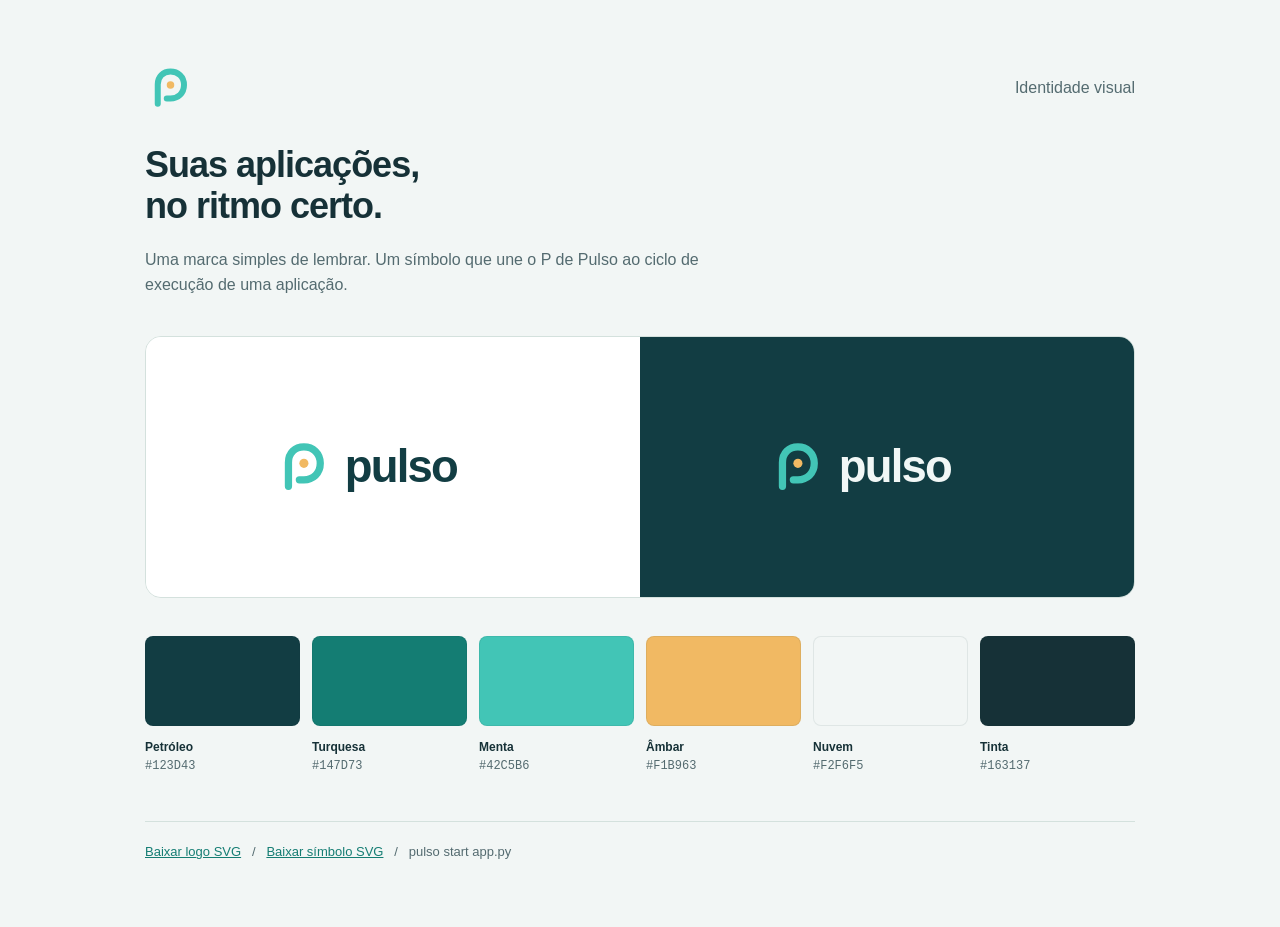
<file: assets/brand/preview.html>
<!doctype html><html lang="pt-BR"><head><meta charset="utf-8"><meta name="viewport" content="width=device-width,initial-scale=1"><title>Pulso · Identidade</title><style>*{box-sizing:border-box}body{margin:0;background:#F2F6F5;color:#163137;font:16px/1.6 "Segoe UI",sans-serif}main{max-width:1050px;margin:auto;padding:64px 30px}header{display:flex;justify-content:space-between;align-items:center;margin-bottom:32px}h1{font-size:16px;font-weight:500;color:#546B70}h2{font-size:36px;font-weight:600;letter-spacing:-1px;line-height:1.15;margin:20px 0}p{max-width:570px;color:#546B70}.logos{display:grid;grid-template-columns:1fr 1fr;border:1px solid #D4E1DD;border-radius:16px;overflow:hidden;margin:38px 0}.panel{background:white;min-height:260px;display:grid;place-items:center}.panel.dark{background:#123D43}.panel img{width:240px;max-width:80%}.swatches{display:grid;grid-template-columns:repeat(6,1fr);gap:12px}.swatch i{display:block;height:90px;border-radius:8px;margin-bottom:12px;border:1px solid #16313715}.swatch strong,.swatch code{display:block;font-size:12px}.swatch code{color:#546B70}footer{margin-top:45px;border-top:1px solid #D4E1DD;padding-top:20px;font-size:13px;color:#546B70}a{color:#147D73}a:focus-visible{outline:3px solid #147D73;outline-offset:4px}@media(max-width:600px){main{padding:30px 20px}.logos{grid-template-columns:1fr}.panel{min-height:200px}.swatches{grid-template-columns:repeat(3,1fr)}h2{font-size:30px}}</style></head><body><main><header><img src="pulso-mark.svg" width="48" height="48" alt="Pulso"><h1>Identidade visual</h1></header><h2>Suas aplicações,<br>no ritmo certo.</h2><p>Uma marca simples de lembrar. Um símbolo que une o P de Pulso ao ciclo de execução de uma aplicação.</p><div class="logos"><div class="panel"><img src="pulso-logo.svg" alt="Logo Pulso"></div><div class="panel dark"><img src="pulso-logo-on-dark.svg" alt="Logo Pulso sobre petróleo"></div></div><div class="swatches"><div class="swatch"><i style="background:#123D43"></i><strong>Petróleo</strong><code>#123D43</code></div><div class="swatch"><i style="background:#147D73"></i><strong>Turquesa</strong><code>#147D73</code></div><div class="swatch"><i style="background:#42C5B6"></i><strong>Menta</strong><code>#42C5B6</code></div><div class="swatch"><i style="background:#F1B963"></i><strong>Âmbar</strong><code>#F1B963</code></div><div class="swatch"><i style="background:#F2F6F5"></i><strong>Nuvem</strong><code>#F2F6F5</code></div><div class="swatch"><i style="background:#163137"></i><strong>Tinta</strong><code>#163137</code></div></div><footer><a href="pulso-logo.svg" download>Baixar logo SVG</a> &nbsp; / &nbsp; <a href="pulso-mark.svg" download>Baixar símbolo SVG</a> &nbsp; / &nbsp; pulso start app.py</footer></main></body></html>
</file>
